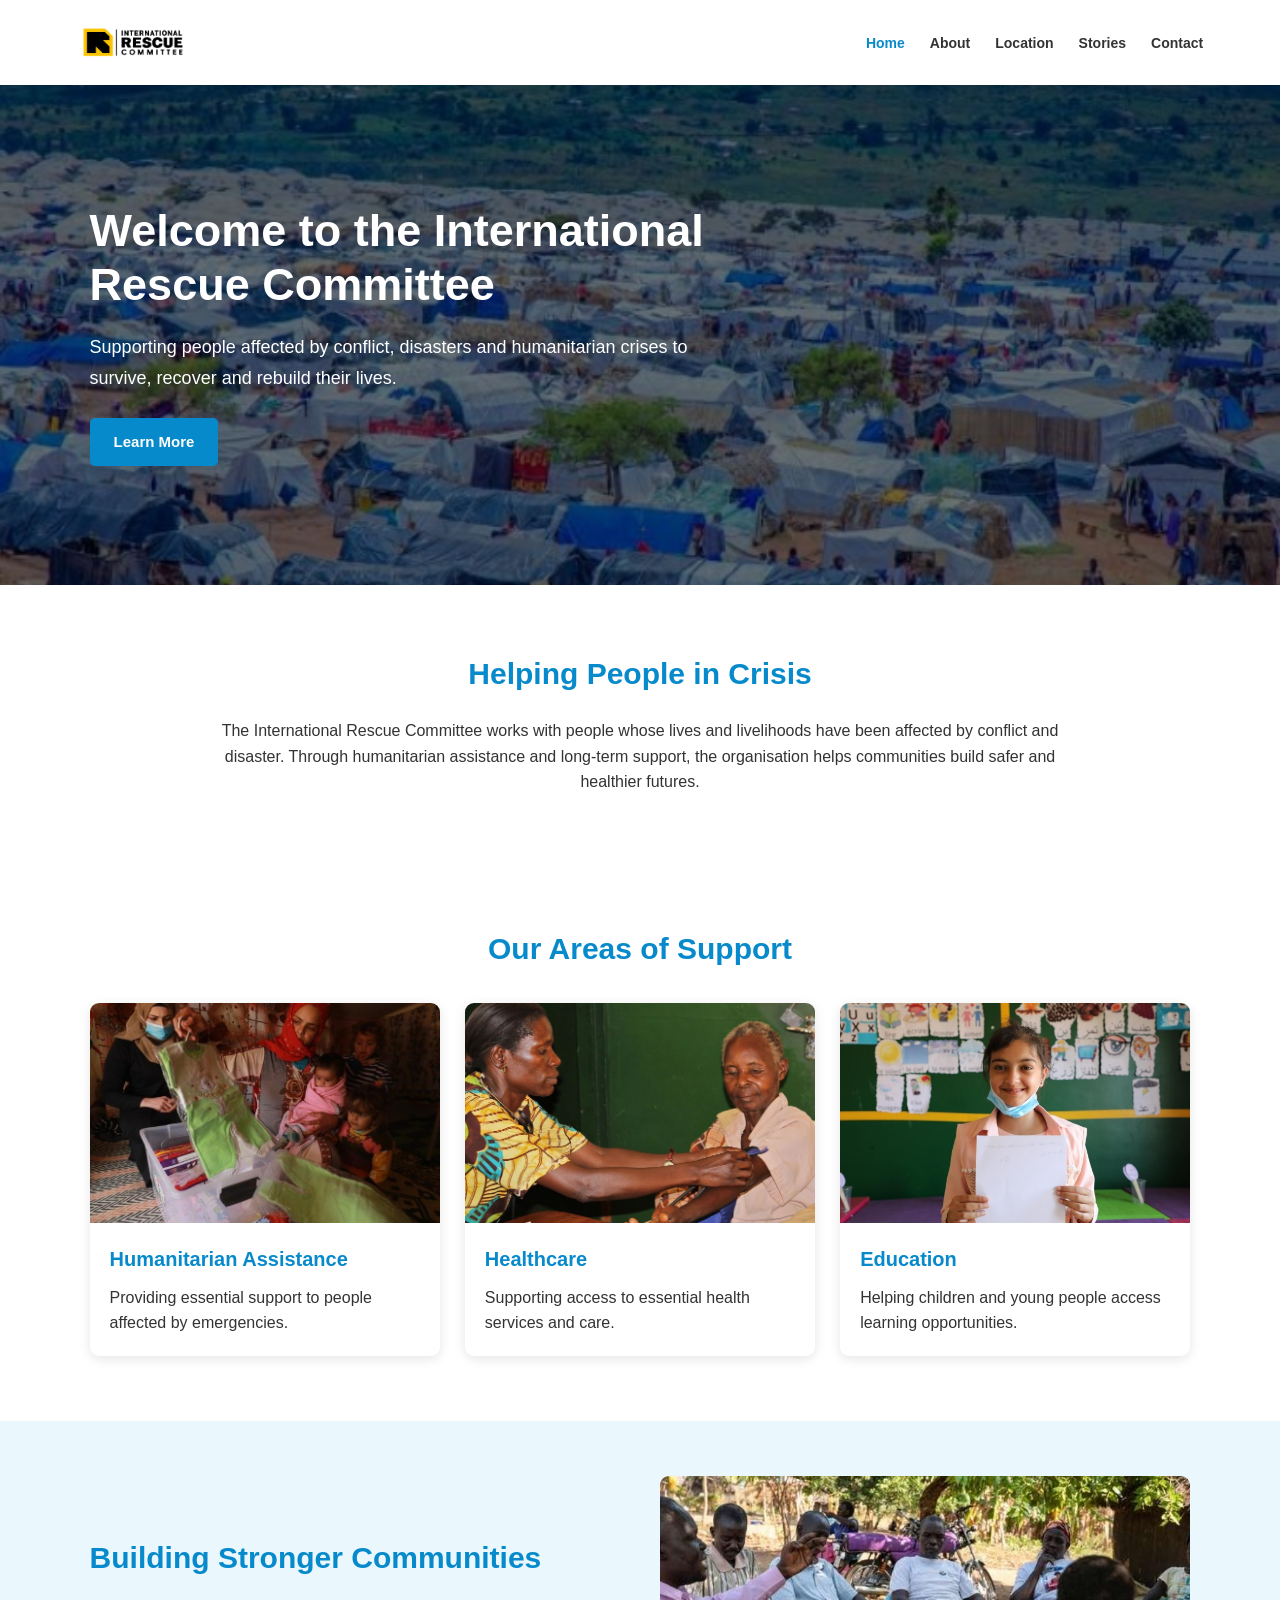
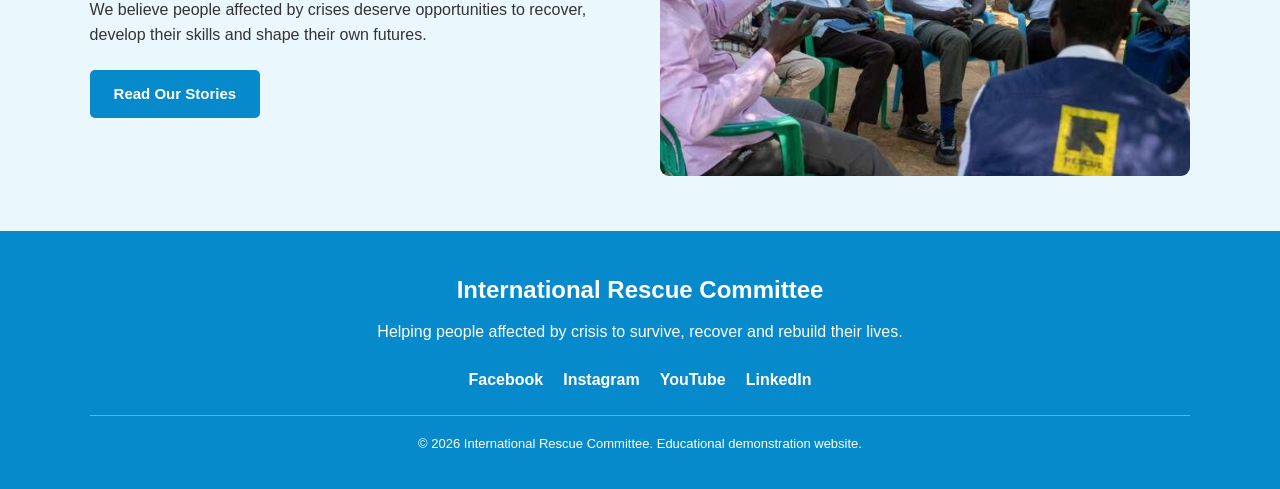
<file: index.html>
<!DOCTYPE html>
<html lang="en">
<head>
    <meta charset="UTF-8">
    <meta name="viewport" content="width=device-width, initial-scale=1.0">
    <title>Home | International Rescue Committee</title>
    <link rel="stylesheet" href="style.css">
</head>
<body>

<header>
   <div class="logo">
    <a href="index.html">
        <img src="logo.png" alt="International Rescue Committee Logo">
    </a>
</div>

    <nav>
        <button class="menu-toggle" id="menuToggle" aria-label="Open navigation">☰</button>
        <ul id="navLinks">
            <li><a class="active" href="index.html">Home</a></li>
            <li><a href="about.html">About</a></li>
            <li><a href="location.html">Location</a></li>
            <li><a href="stories.html">Stories</a></li>
            <li><a href="contact.html">Contact</a></li>
        </ul>
    </nav>
</header>

<main>
   <section class="hero">
    <div class="hero-content">
        <h1>Welcome to the International Rescue Committee</h1>

        <p>
            Supporting people affected by conflict, disasters and
            humanitarian crises to survive, recover and rebuild their lives.
        </p>

        <a href="about.html" class="btn">Learn More</a>
    </div>
</section>

    <section class="intro section">
        <h2>Helping People in Crisis</h2>
        <p>
            The International Rescue Committee works with people whose lives
            and livelihoods have been affected by conflict and disaster.
            Through humanitarian assistance and long-term support, the
            organisation helps communities build safer and healthier futures.
        </p>
    </section>

    <section class="section">
        <h2>Our Areas of Support</h2>

        <div class="card-container">
            <div class="card">
                <img src="assistant.jpg" alt="Humanitarian assistance">
                <div class="card-content">
                    <h3>Humanitarian Assistance</h3>
                    <p>Providing essential support to people affected by emergencies.</p>
                </div>
            </div>

            <div class="card">
                <img src="healthcare.jpg" alt="Healthcare support">
                <div class="card-content">
                    <h3>Healthcare</h3>
                    <p>Supporting access to essential health services and care.</p>
                </div>
            </div>

            <div class="card">
                <img src="education.jpg" alt="Education activities">
                <div class="card-content">
                    <h3>Education</h3>
                    <p>Helping children and young people access learning opportunities.</p>
                </div>
            </div>
        </div>
    </section>

    <section class="highlight-section">
        <div>
            <h2>Building Stronger Communities</h2>
            <p>
                We believe people affected by crises deserve opportunities
                to recover, develop their skills and shape their own futures.
            </p>
            <a href="stories.html" class="btn">Read Our Stories</a>
        </div>
        <img src="community.jpg" alt="Community members taking part in activities">
    </section>
</main>

<footer>
    <div class="footer-content">
        <h2>International Rescue Committee</h2>
        <p>Helping people affected by crisis to survive, recover and rebuild their lives.</p>

        <div class="social-links">
            <a href="https://www.facebook.com/InternationalRescueCommittee/" target="_blank" rel="noopener">Facebook</a>
            <a href="https://www.instagram.com/rescueorg/" target="_blank" rel="noopener">Instagram</a>
            <a href="https://www.youtube.com/user/IRCvideos" target="_blank" rel="noopener">YouTube</a>
            <a href="https://www.linkedin.com/company/international-rescue-committee/" target="_blank" rel="noopener">LinkedIn</a>
        </div>

        <p class="copyright">&copy; <span id="year"></span> International Rescue Committee. Educational demonstration website.</p>
    </div>
</footer>

<script src="script.js"></script>
</body>
</html>
</file>
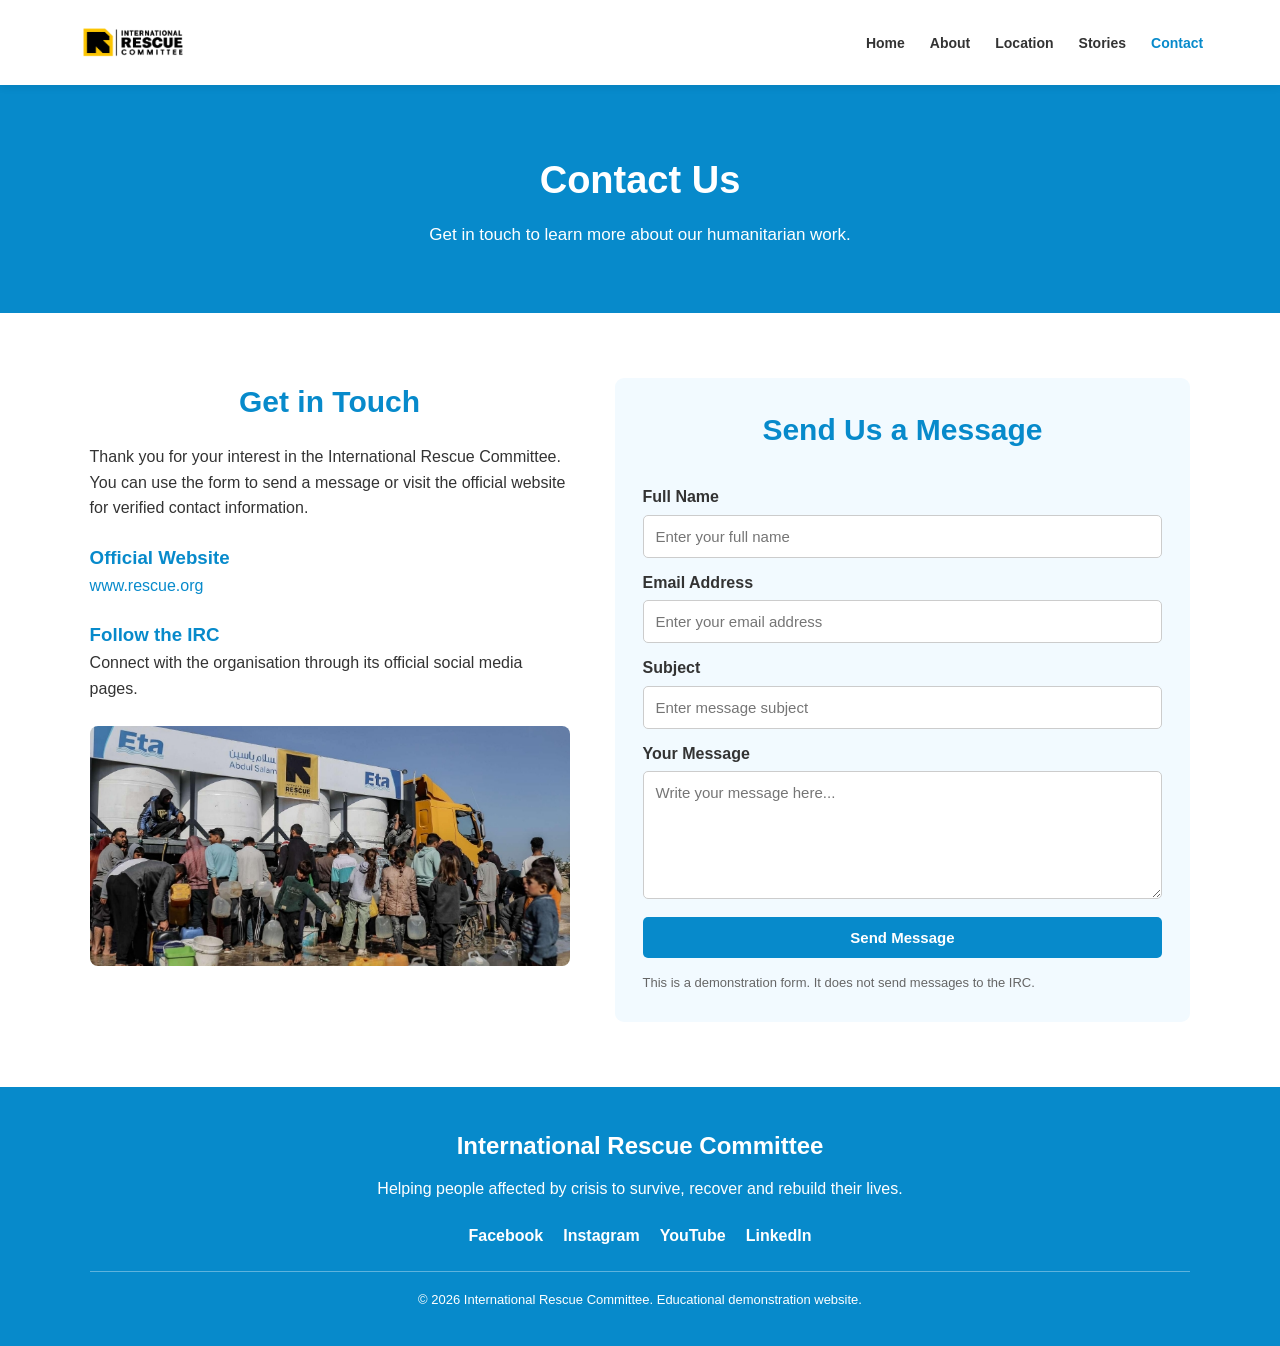
<file: contact.html>
<!DOCTYPE html>
<html lang="en">
<head>
    <meta charset="UTF-8">
    <meta name="viewport" content="width=device-width, initial-scale=1.0">
    <title>Contact Us | International Rescue Committee</title>
    <link rel="stylesheet" href="style.css">
</head>
<body>

<header>
   <div class="logo">
    <a href="index.html">
        <img src="logo.png" alt="International Rescue Committee Logo">
    </a>
</div>

    <nav>
        <button class="menu-toggle" id="menuToggle" aria-label="Open navigation">☰</button>
        <ul id="navLinks">
            <li><a href="index.html">Home</a></li>
            <li><a href="about.html">About</a></li>
            <li><a href="location.html">Location</a></li>
            <li><a href="stories.html">Stories</a></li>
            <li><a class="active" href="contact.html">Contact</a></li>
        </ul>
    </nav>
</header>

<main>
    <section class="page-banner">
        <h1>Contact Us</h1>
        <p>Get in touch to learn more about our humanitarian work.</p>
    </section>

    <section class="contact-section section">
        <div class="contact-info">
            <h2>Get in Touch</h2>
            <p>
                Thank you for your interest in the International Rescue
                Committee. You can use the form to send a message or visit
                the official website for verified contact information.
            </p>

            <h3>Official Website</h3>
            <p>
                <a href="https://www.rescue.org/" target="_blank" rel="noopener">
                    www.rescue.org
                </a>
            </p>

            <h3>Follow the IRC</h3>
            <p>Connect with the organisation through its official social media pages.</p>

            <img src="emergency.jpg" alt="Humanitarian emergency response">
        </div>

        <div class="contact-form">
            <h2>Send Us a Message</h2>

            <form id="contactForm">
                <label for="name">Full Name</label>
                <input type="text" id="name" name="name" placeholder="Enter your full name" required>

                <label for="email">Email Address</label>
                <input type="email" id="email" name="email" placeholder="Enter your email address" required>

                <label for="subject">Subject</label>
                <input type="text" id="subject" name="subject" placeholder="Enter message subject" required>

                <label for="message">Your Message</label>
                <textarea id="message" name="message" rows="6" placeholder="Write your message here..." required></textarea>

                <button type="submit" class="btn">Send Message</button>
            </form>

            <p id="formMessage" class="form-message" aria-live="polite"></p>
            <p class="form-note">
                This is a demonstration form. It does not send messages to the IRC.
            </p>
        </div>
    </section>
</main>

<footer>
    <div class="footer-content">
        <h2>International Rescue Committee</h2>
        <p>Helping people affected by crisis to survive, recover and rebuild their lives.</p>

        <div class="social-links">
            <a href="https://www.facebook.com/InternationalRescueCommittee/" target="_blank" rel="noopener">Facebook</a>
            <a href="https://www.instagram.com/rescueorg/" target="_blank" rel="noopener">Instagram</a>
            <a href="https://www.youtube.com/user/IRCvideos" target="_blank" rel="noopener">YouTube</a>
            <a href="https://www.linkedin.com/company/international-rescue-committee/" target="_blank" rel="noopener">LinkedIn</a>
        </div>

        <p class="copyright">&copy; <span id="year"></span> International Rescue Committee. Educational demonstration website.</p>
    </div>
</footer>

<script src="script.js"></script>
</body>
</html>
</file>
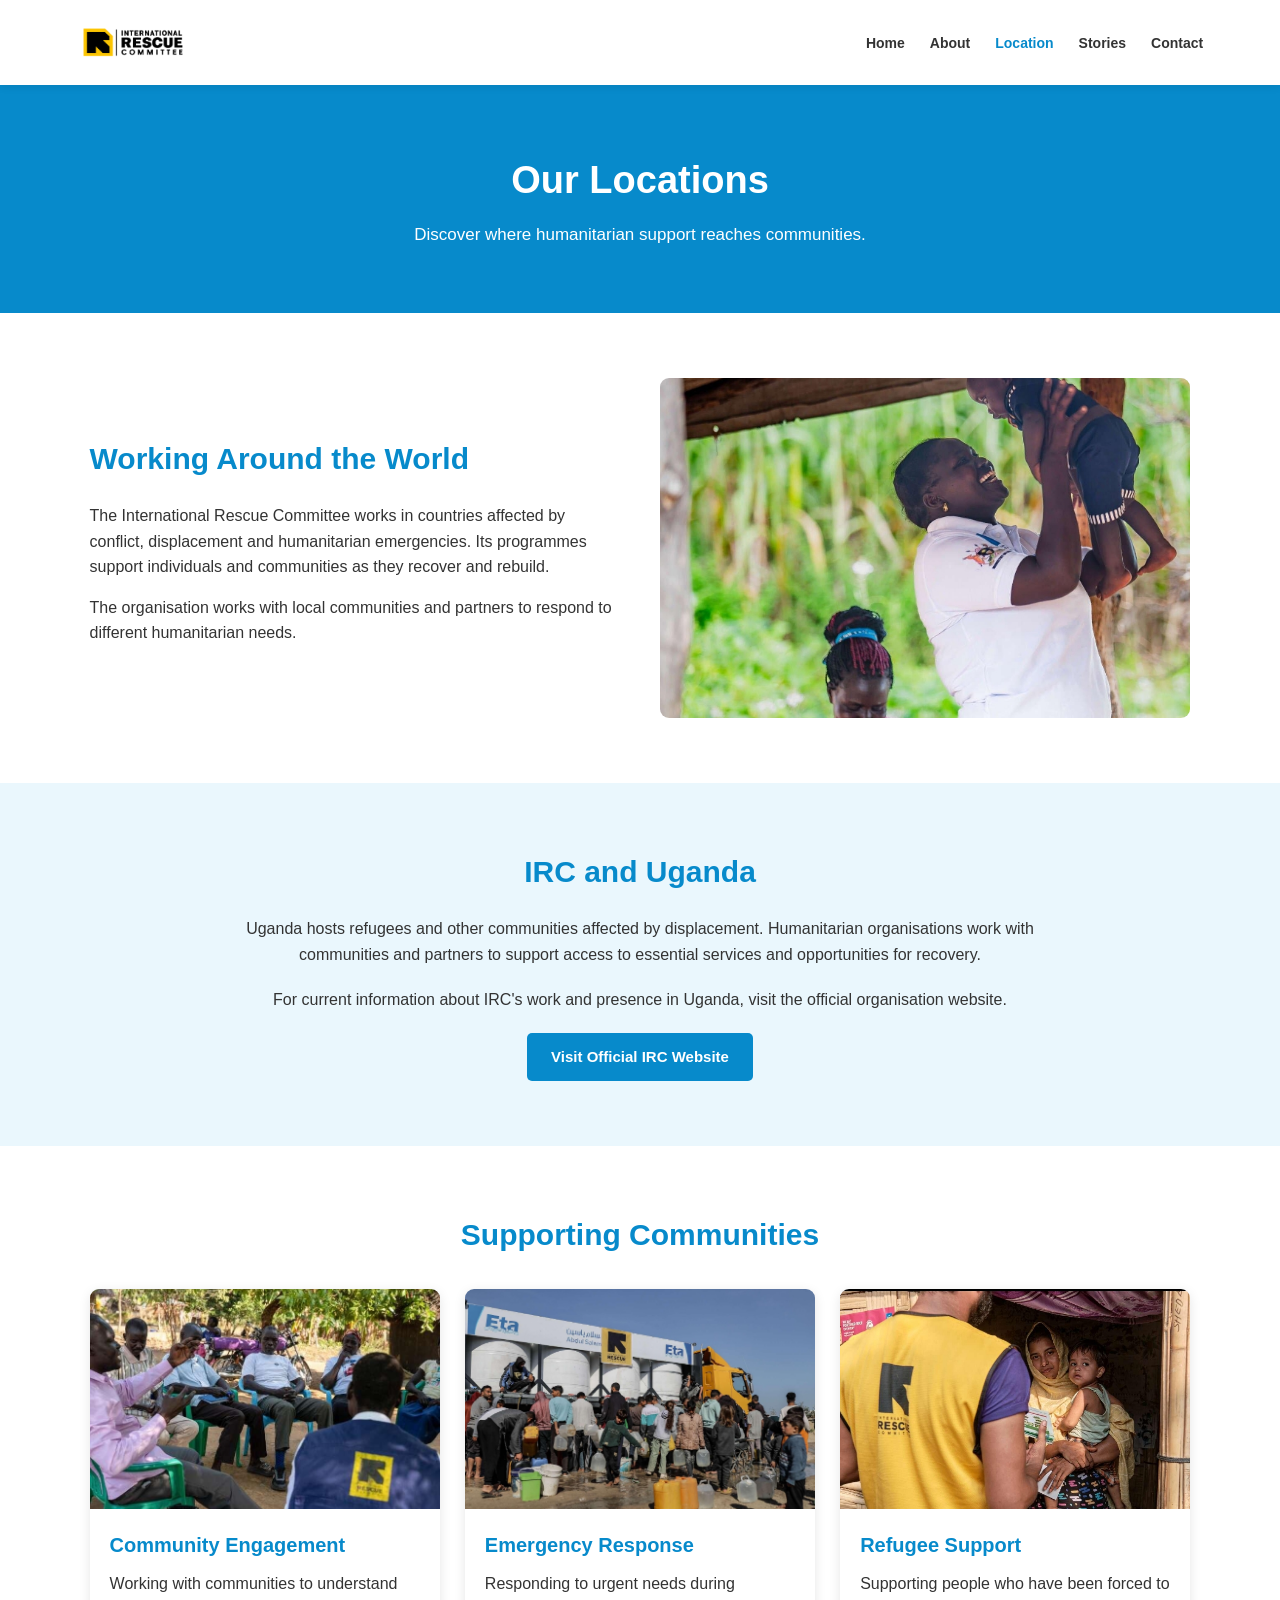
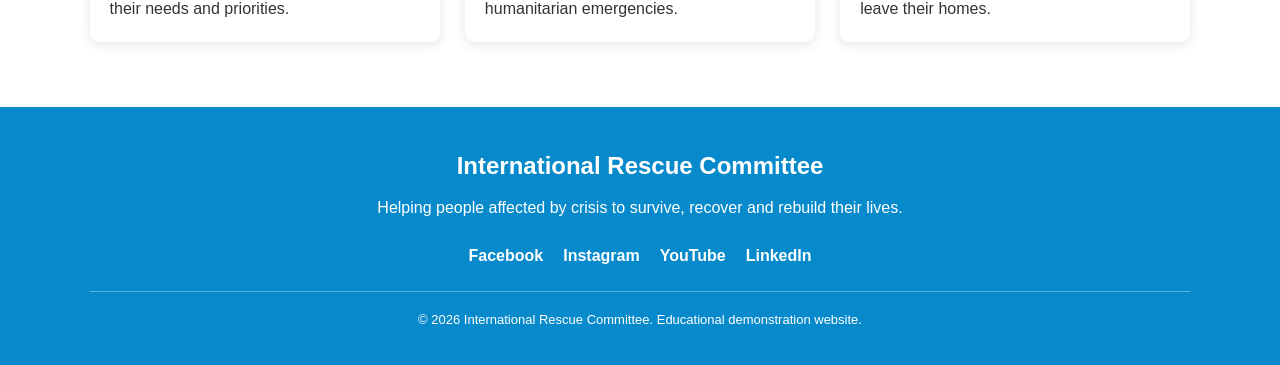
<file: Location.html>
<!DOCTYPE html>
<html lang="en">
<head>
    <meta charset="UTF-8">
    <meta name="viewport" content="width=device-width, initial-scale=1.0">
    <title>Location | International Rescue Committee</title>
    <link rel="stylesheet" href="style.css">
</head>
<body>

<header>
    <div class="logo">
    <a href="index.html">
        <img src="logo.png" alt="International Rescue Committee Logo">
    </a>
</div>
    <nav>
        <button class="menu-toggle" id="menuToggle" aria-label="Open navigation">☰</button>
        <ul id="navLinks">
            <li><a href="index.html">Home</a></li>
            <li><a href="about.html">About</a></li>
            <li><a class="active" href="location.html">Location</a></li>
            <li><a href="stories.html">Stories</a></li>
            <li><a href="contact.html">Contact</a></li>
        </ul>
    </nav>
</header>

<main>
    <section class="page-banner">
        <h1>Our Locations</h1>
        <p>Discover where humanitarian support reaches communities.</p>
    </section>

    <section class="two-column section">
        <div>
            <h2>Working Around the World</h2>
            <p>
                The International Rescue Committee works in countries
                affected by conflict, displacement and humanitarian
                emergencies. Its programmes support individuals and
                communities as they recover and rebuild.
            </p>
            <p>
                The organisation works with local communities and partners
                to respond to different humanitarian needs.
            </p>
        </div>

        <img src="uganda.jpg" alt="Community activities in Uganda">
    </section>

    <section class="section light-section">
        <h2>IRC and Uganda</h2>
        <p>
            Uganda hosts refugees and other communities affected by
            displacement. Humanitarian organisations work with communities
            and partners to support access to essential services and
            opportunities for recovery.
        </p>
        <p>
            For current information about IRC's work and presence in Uganda,
            visit the official organisation website.
        </p>
        <a class="btn" href="https://www.rescue.org/" target="_blank" rel="noopener">
            Visit Official IRC Website
        </a>
    </section>

    <section class="section">
        <h2>Supporting Communities</h2>

        <div class="card-container">
            <div class="card">
                <img src="community.jpg" alt="Community engagement">
                <div class="card-content">
                    <h3>Community Engagement</h3>
                    <p>Working with communities to understand their needs and priorities.</p>
                </div>
            </div>

            <div class="card">
                <img src="emergency.jpg" alt="Emergency response activities">
                <div class="card-content">
                    <h3>Emergency Response</h3>
                    <p>Responding to urgent needs during humanitarian emergencies.</p>
                </div>
            </div>

            <div class="card">
                <img src="refugees.jpg" alt="Support for displaced people">
                <div class="card-content">
                    <h3>Refugee Support</h3>
                    <p>Supporting people who have been forced to leave their homes.</p>
                </div>
            </div>
        </div>
    </section>
</main>

<footer>
    <div class="footer-content">
        <h2>International Rescue Committee</h2>
        <p>Helping people affected by crisis to survive, recover and rebuild their lives.</p>

        <div class="social-links">
            <a href="https://www.facebook.com/InternationalRescueCommittee/" target="_blank" rel="noopener">Facebook</a>
            <a href="https://www.instagram.com/rescueorg/" target="_blank" rel="noopener">Instagram</a>
            <a href="https://www.youtube.com/user/IRCvideos" target="_blank" rel="noopener">YouTube</a>
            <a href="https://www.linkedin.com/company/international-rescue-committee/" target="_blank" rel="noopener">LinkedIn</a>
        </div>

        <p class="copyright">&copy; <span id="year"></span> International Rescue Committee. Educational demonstration website.</p>
    </div>
</footer>

<script src="script.js"></script>
</body>
</html>
</file>
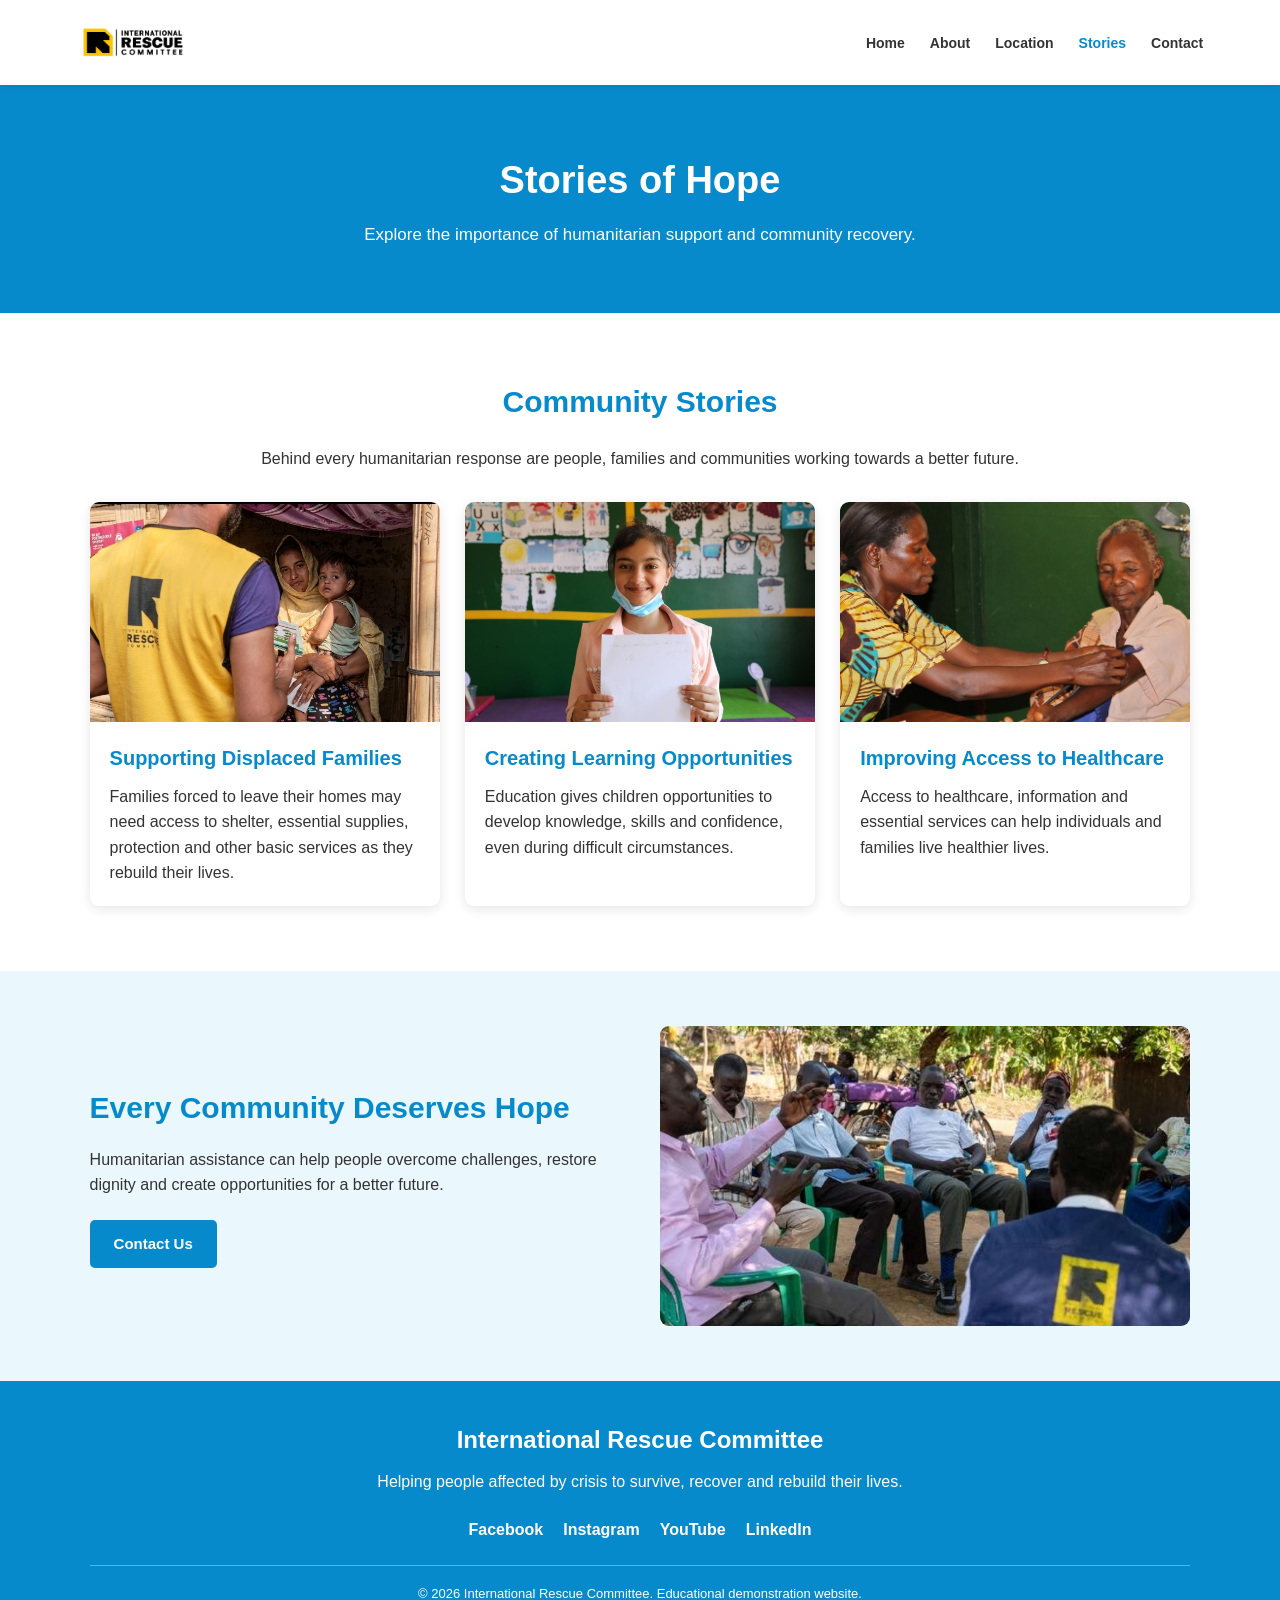
<file: stories.html>
<!DOCTYPE html>
<html lang="en">
<head>
    <meta charset="UTF-8">
    <meta name="viewport" content="width=device-width, initial-scale=1.0">
    <title>Stories | International Rescue Committee</title>
    <link rel="stylesheet" href="style.css">
</head>
<body>

<header>
    <div class="logo">
    <a href="index.html">
        <img src="logo.png" alt="International Rescue Committee Logo">
    </a>
</div>

    <nav>
        <button class="menu-toggle" id="menuToggle" aria-label="Open navigation">☰</button>
        <ul id="navLinks">
            <li><a href="index.html">Home</a></li>
            <li><a href="about.html">About</a></li>
            <li><a href="location.html">Location</a></li>
            <li><a class="active" href="stories.html">Stories</a></li>
            <li><a href="contact.html">Contact</a></li>
        </ul>
    </nav>
</header>

<main>
    <section class="page-banner">
        <h1>Stories of Hope</h1>
        <p>Explore the importance of humanitarian support and community recovery.</p>
    </section>

    <section class="section">
        <h2>Community Stories</h2>
        <p class="section-intro">
            Behind every humanitarian response are people, families and
            communities working towards a better future.
        </p>

        <div class="card-container">
            <article class="card">
                <img src="refugees.jpg" alt="People affected by displacement">
                <div class="card-content">
                    <h3>Supporting Displaced Families</h3>
                    <p>
                        Families forced to leave their homes may need access
                        to shelter, essential supplies, protection and other
                        basic services as they rebuild their lives.
                    </p>
                </div>
            </article>

            <article class="card">
                <img src="education.jpg" alt="Children participating in learning">
                <div class="card-content">
                    <h3>Creating Learning Opportunities</h3>
                    <p>
                        Education gives children opportunities to develop
                        knowledge, skills and confidence, even during
                        difficult circumstances.
                    </p>
                </div>
            </article>

            <article class="card">
                <img src="healthcare.jpg" alt="Healthcare support">
                <div class="card-content">
                    <h3>Improving Access to Healthcare</h3>
                    <p>
                        Access to healthcare, information and essential
                        services can help individuals and families live
                        healthier lives.
                    </p>
                </div>
            </article>
        </div>
    </section>

    <section class="highlight-section">
        <div>
            <h2>Every Community Deserves Hope</h2>
            <p>
                Humanitarian assistance can help people overcome challenges,
                restore dignity and create opportunities for a better future.
            </p>
            <a href="contact.html" class="btn">Contact Us</a>
        </div>

        <img src="community.jpg" alt="Community members working together">
    </section>
</main>

<footer>
    <div class="footer-content">
        <h2>International Rescue Committee</h2>
        <p>Helping people affected by crisis to survive, recover and rebuild their lives.</p>

        <div class="social-links">
            <a href="https://www.facebook.com/InternationalRescueCommittee/" target="_blank" rel="noopener">Facebook</a>
            <a href="https://www.instagram.com/rescueorg/" target="_blank" rel="noopener">Instagram</a>
            <a href="https://www.youtube.com/user/IRCvideos" target="_blank" rel="noopener">YouTube</a>
            <a href="https://www.linkedin.com/company/international-rescue-committee/" target="_blank" rel="noopener">LinkedIn</a>
        </div>

        <p class="copyright">&copy; <span id="year"></span> International Rescue Committee. Educational demonstration website.</p>
    </div>
</footer>

<script src="script.js"></script>
</body>
</html>
</file>
<file: style.css>
/* GENERAL SETTINGS */
* {
    margin: 0;
    padding: 0;
    box-sizing: border-box;
}

html {
    scroll-behavior: smooth;
}

body {
    font-family: Arial, Helvetica, sans-serif;
    line-height: 1.6;
    background-color: #ffffff;
    color: #333333;
}

img {
    max-width: 100%;
    display: block;
}

a {
    text-decoration: none;
}

/* HEADER */
header {
    background-color: #ffffff;
    min-height: 85px;
    padding: 12px 6%;
    display: flex;
    align-items: center;
    justify-content: space-between;
    gap: 20px;
    box-shadow: 0 2px 8px rgba(0, 0, 0, 0.08);
    position: sticky;
    top: 0;
    z-index: 1000;
}

/* LOGO */
.logo {
    display: flex;
    align-items: center;
    gap: 12px;
}

.logo-box {
    background-color: #078acb;
    color: #ffffff;
    font-size: 25px;
    font-weight: bold;
    padding: 8px 12px;
    border-radius: 4px;
}

.logo-text h2 {
    color: #078acb;
    font-size: 17px;
    line-height: 1.3;
}

.logo-text p {
    color: #555555;
    font-size: 12px;
}

/* NAVIGATION */
nav ul {
    display: flex;
    align-items: center;
    list-style: none;
    gap: 25px;
}

nav ul li a {
    color: #333333;
    font-weight: bold;
    font-size: 14px;
    transition: 0.3s;
}

nav ul li a:hover,
nav ul li a.active {
    color: #078acb;
}

.menu-toggle {
    display: none;
    background: #078acb;
    color: #ffffff;
    border: none;
    padding: 8px 12px;
    font-size: 22px;
    cursor: pointer;
    border-radius: 4px;
}

/* HERO SECTION */
/* HERO SECTION WITH BACKGROUND IMAGE */
.hero {
    min-height: 500px;
    padding: 80px 7%;
    display: flex;
    align-items: center;
    background-image:
        linear-gradient(rgba(0, 0, 0, 0.55), rgba(0, 0, 0, 0.55)),
        url("hero.jpg");
    background-size: cover;
    background-position: center;
    background-repeat: no-repeat;
}

.hero-content {
    max-width: 650px;
}

.hero-content h1 {
    color: #ffffff;
    font-size: 45px;
    line-height: 1.2;
    margin-bottom: 20px;
}

.hero-content p {
    color: #ffffff;
    font-size: 18px;
    margin-bottom: 25px;
    line-height: 1.7;
}

/* BUTTONS */
.btn {
    display: inline-block;
    background-color: #078acb;
    color: #ffffff;
    padding: 12px 24px;
    border: none;
    border-radius: 5px;
    font-size: 15px;
    font-weight: bold;
    cursor: pointer;
    transition: 0.3s;
}

.btn:hover {
    background-color: #056b9e;
}

/* GENERAL SECTIONS */
.section {
    padding: 65px 7%;
}

.section h2 {
    text-align: center;
    color: #078acb;
    font-size: 30px;
    margin-bottom: 20px;
}

.section > p {
    max-width: 850px;
    margin: 0 auto;
    text-align: center;
}

.intro {
    text-align: center;
}

.intro p {
    max-width: 850px;
    margin: auto;
}

.section-intro {
    margin-bottom: 30px !important;
}

.light-section {
    background-color: #eaf7fd;
    text-align: center;
}

.light-section p {
    max-width: 850px;
    margin: 0 auto 20px;
}

/* CARD LAYOUT */
.card-container {
    display: grid;
    grid-template-columns: repeat(3, 1fr);
    gap: 25px;
    margin-top: 30px;
}

.card {
    background-color: #ffffff;
    border-radius: 9px;
    overflow: hidden;
    box-shadow: 0 3px 12px rgba(0, 0, 0, 0.10);
    transition: transform 0.3s;
}

.card:hover {
    transform: translateY(-5px);
}

.card img {
    width: 100%;
    height: 220px;
    object-fit: cover;
}

.card-content {
    padding: 20px;
}

.card-content h3 {
    color: #078acb;
    margin-bottom: 10px;
    font-size: 20px;
}

/* TWO COLUMN LAYOUT */
.two-column {
    display: grid;
    grid-template-columns: 1fr 1fr;
    align-items: center;
    gap: 40px;
}

.two-column h2 {
    text-align: left;
}

.two-column p {
    margin-bottom: 15px;
}

.two-column img {
    width: 100%;
    height: 340px;
    object-fit: cover;
    border-radius: 9px;
}

/* PAGE BANNER */
.page-banner {
    background-color: #078acb;
    color: #ffffff;
    padding: 65px 7%;
    text-align: center;
}

.page-banner h1 {
    font-size: 38px;
    margin-bottom: 10px;
}

.page-banner p {
    font-size: 17px;
}

/* HIGHLIGHT SECTION */
.highlight-section {
    padding: 55px 7%;
    display: grid;
    grid-template-columns: 1fr 1fr;
    gap: 40px;
    align-items: center;
    background-color: #eaf7fd;
}

.highlight-section h2 {
    color: #078acb;
    font-size: 30px;
    margin-bottom: 15px;
}

.highlight-section p {
    margin-bottom: 22px;
}

.highlight-section img {
    width: 100%;
    height: 300px;
    object-fit: cover;
    border-radius: 9px;
}

/* CONTACT PAGE */
.contact-section {
    display: grid;
    grid-template-columns: 1fr 1.2fr;
    gap: 45px;
    align-items: start;
}

.contact-info h2,
.contact-form h2 {
    color: #078acb;
    margin-bottom: 18px;
}

.contact-info h3 {
    color: #078acb;
    margin-top: 22px;
}

.contact-info a {
    color: #078acb;
}

.contact-info img {
    width: 100%;
    height: 240px;
    object-fit: cover;
    border-radius: 8px;
    margin-top: 25px;
}

.contact-form {
    background-color: #f2faff;
    padding: 28px;
    border-radius: 9px;
}

.contact-form form {
    display: flex;
    flex-direction: column;
}

.contact-form label {
    font-weight: bold;
    margin: 12px 0 5px;
}

.contact-form input,
.contact-form textarea {
    width: 100%;
    padding: 12px;
    border: 1px solid #cccccc;
    border-radius: 5px;
    font-family: inherit;
    font-size: 15px;
}

.contact-form input:focus,
.contact-form textarea:focus {
    outline: 2px solid #078acb;
    border-color: #078acb;
}

.contact-form textarea {
    resize: vertical;
}

.contact-form button {
    margin-top: 18px;
}

.form-message {
    margin-top: 15px;
    color: #087b40;
    font-weight: bold;
}

.form-note {
    margin-top: 12px;
    font-size: 13px;
    color: #666666;
}

/* FOOTER */
footer {
    background-color: #078acb;
    color: #ffffff;
    padding: 40px 7% 20px;
    text-align: center;
}

.footer-content h2 {
    margin-bottom: 10px;
    font-size: 24px;
}

.footer-content p {
    margin-bottom: 15px;
}

.social-links {
    display: flex;
    justify-content: center;
    flex-wrap: wrap;
    gap: 20px;
    margin: 22px 0;
}

.social-links a {
    color: #ffffff;
    font-weight: bold;
    transition: 0.3s;
}

.social-links a:hover {
    color: #d8f2ff;
    text-decoration: underline;
}

.copyright {
    border-top: 1px solid rgba(255, 255, 255, 0.35);
    padding-top: 18px;
    margin-top: 20px;
    font-size: 13px;
}

/* RESPONSIVE DESIGN */
@media (max-width: 900px) {
    header {
        padding: 12px 4%;
    }

    .hero,
    .two-column,
    .highlight-section,
    .contact-section {
        grid-template-columns: 1fr;
    }

    .card-container {
        grid-template-columns: repeat(2, 1fr);
    }

    .hero-content h1 {
        font-size: 34px;
    }

    nav ul {
        gap: 14px;
    }
}

@media (max-width: 650px) {
    header {
        flex-wrap: wrap;
    }

    .logo-text h2 {
        font-size: 14px;
    }

    .menu-toggle {
        display: block;
    }

    nav {
        width: 100%;
    }

    nav ul {
        display: none;
        flex-direction: column;
        align-items: flex-start;
        gap: 0;
        width: 100%;
        padding: 10px 0;
    }

    nav ul.show {
        display: flex;
    }

    nav ul li {
        width: 100%;
    }

    nav ul li a {
        display: block;
        padding: 12px 5px;
    }

    .hero {
        padding: 40px 6%;
    }

    .hero-content h1 {
        font-size: 30px;
    }

    .hero-image img {
        height: 250px;
    }

    .card-container {
        grid-template-columns: 1fr;
    }

    .section {
        padding: 45px 6%;
    }

    .page-banner h1 {
        font-size: 30px;
    }

    .highlight-section {
        padding: 40px 6%;
    }

    .contact-form {
        padding: 20px;
    }

    .social-links {
        gap: 12px;
    }
}
/* LOGO IMAGE */
.logo {
    display: flex;
    align-items: center;
}

.logo img {
    width: 110px;
    height: 55px;
    object-fit: contain;
    display: block;
}
@media (max-width: 650px) {
    .hero {
        min-height: 420px;
        padding: 50px 6%;
        background-position: center;
    }

    .hero-content h1 {
        font-size: 30px;
    }

    .hero-content p {
        font-size: 16px;
    }
}
</file>
